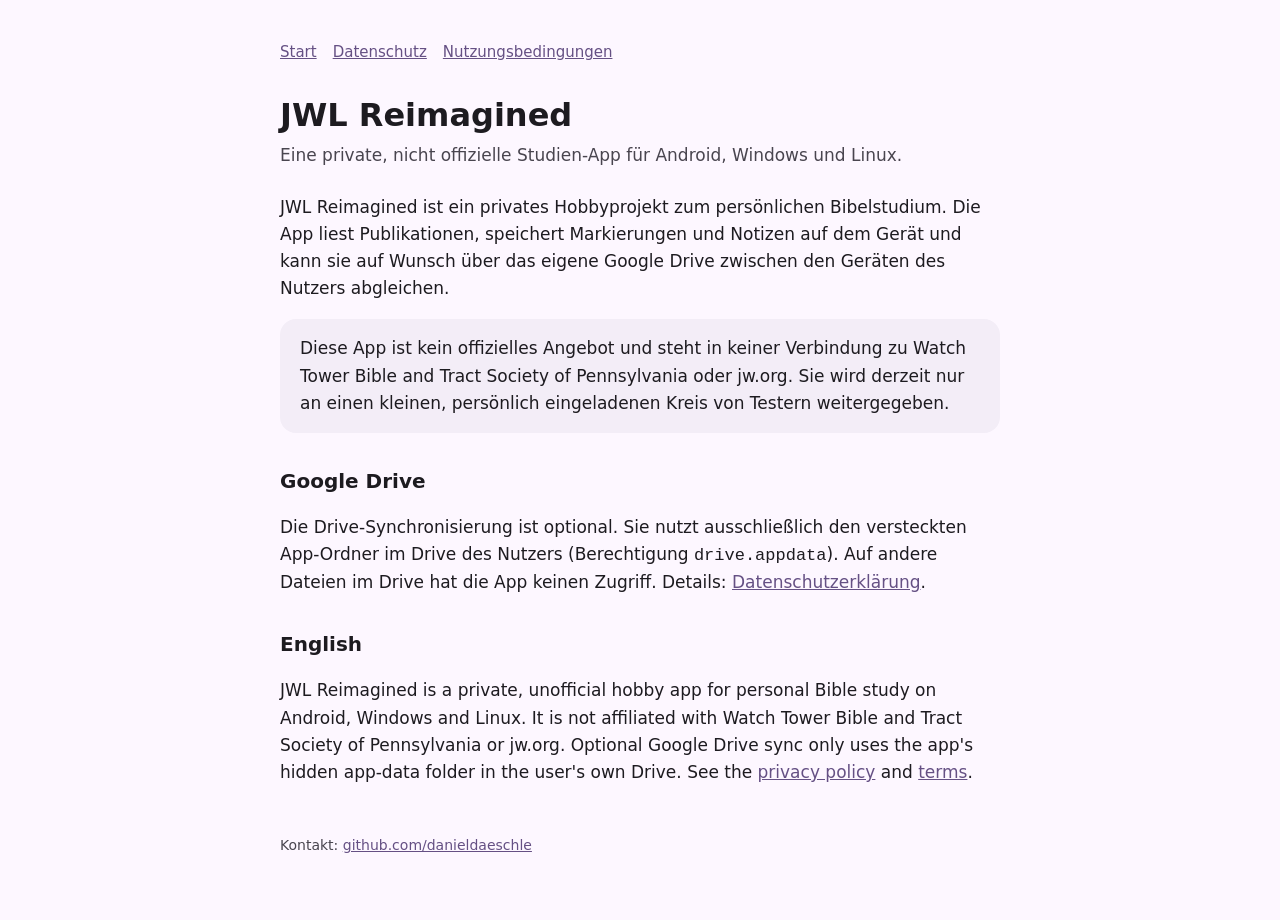
<file: index.html>
<!doctype html>
<html lang="de">
<head>
<meta charset="utf-8">
<meta name="viewport" content="width=device-width, initial-scale=1">
<title>JWL Reimagined</title>
<link rel="stylesheet" href="style.css">
</head>
<body>
<main>
<nav><a href="./">Start</a><a href="privacy.html">Datenschutz</a><a href="terms.html">Nutzungsbedingungen</a></nav>
<h1>JWL Reimagined</h1>
<p class="sub">Eine private, nicht offizielle Studien-App für Android, Windows und Linux.</p>
<p>JWL Reimagined ist ein privates Hobbyprojekt zum persönlichen Bibelstudium. Die App liest Publikationen, speichert Markierungen und Notizen auf dem Gerät und kann sie auf Wunsch über das eigene Google Drive zwischen den Geräten des Nutzers abgleichen.</p>
<div class="card">Diese App ist kein offizielles Angebot und steht in keiner Verbindung zu Watch Tower Bible and Tract Society of Pennsylvania oder jw.org. Sie wird derzeit nur an einen kleinen, persönlich eingeladenen Kreis von Testern weitergegeben.</div>
<h2>Google Drive</h2>
<p>Die Drive-Synchronisierung ist optional. Sie nutzt ausschließlich den versteckten App-Ordner im Drive des Nutzers (Berechtigung <code>drive.appdata</code>). Auf andere Dateien im Drive hat die App keinen Zugriff. Details: <a href="privacy.html">Datenschutzerklärung</a>.</p>
<h2 lang="en">English</h2>
<p lang="en">JWL Reimagined is a private, unofficial hobby app for personal Bible study on Android, Windows and Linux. It is not affiliated with Watch Tower Bible and Tract Society of Pennsylvania or jw.org. Optional Google Drive sync only uses the app's hidden app-data folder in the user's own Drive. See the <a href="privacy.html#en">privacy policy</a> and <a href="terms.html#en">terms</a>.</p>
<footer>Kontakt: <a href="https://github.com/danieldaeschle">github.com/danieldaeschle</a></footer>
</main>
</body>
</html>
</file>
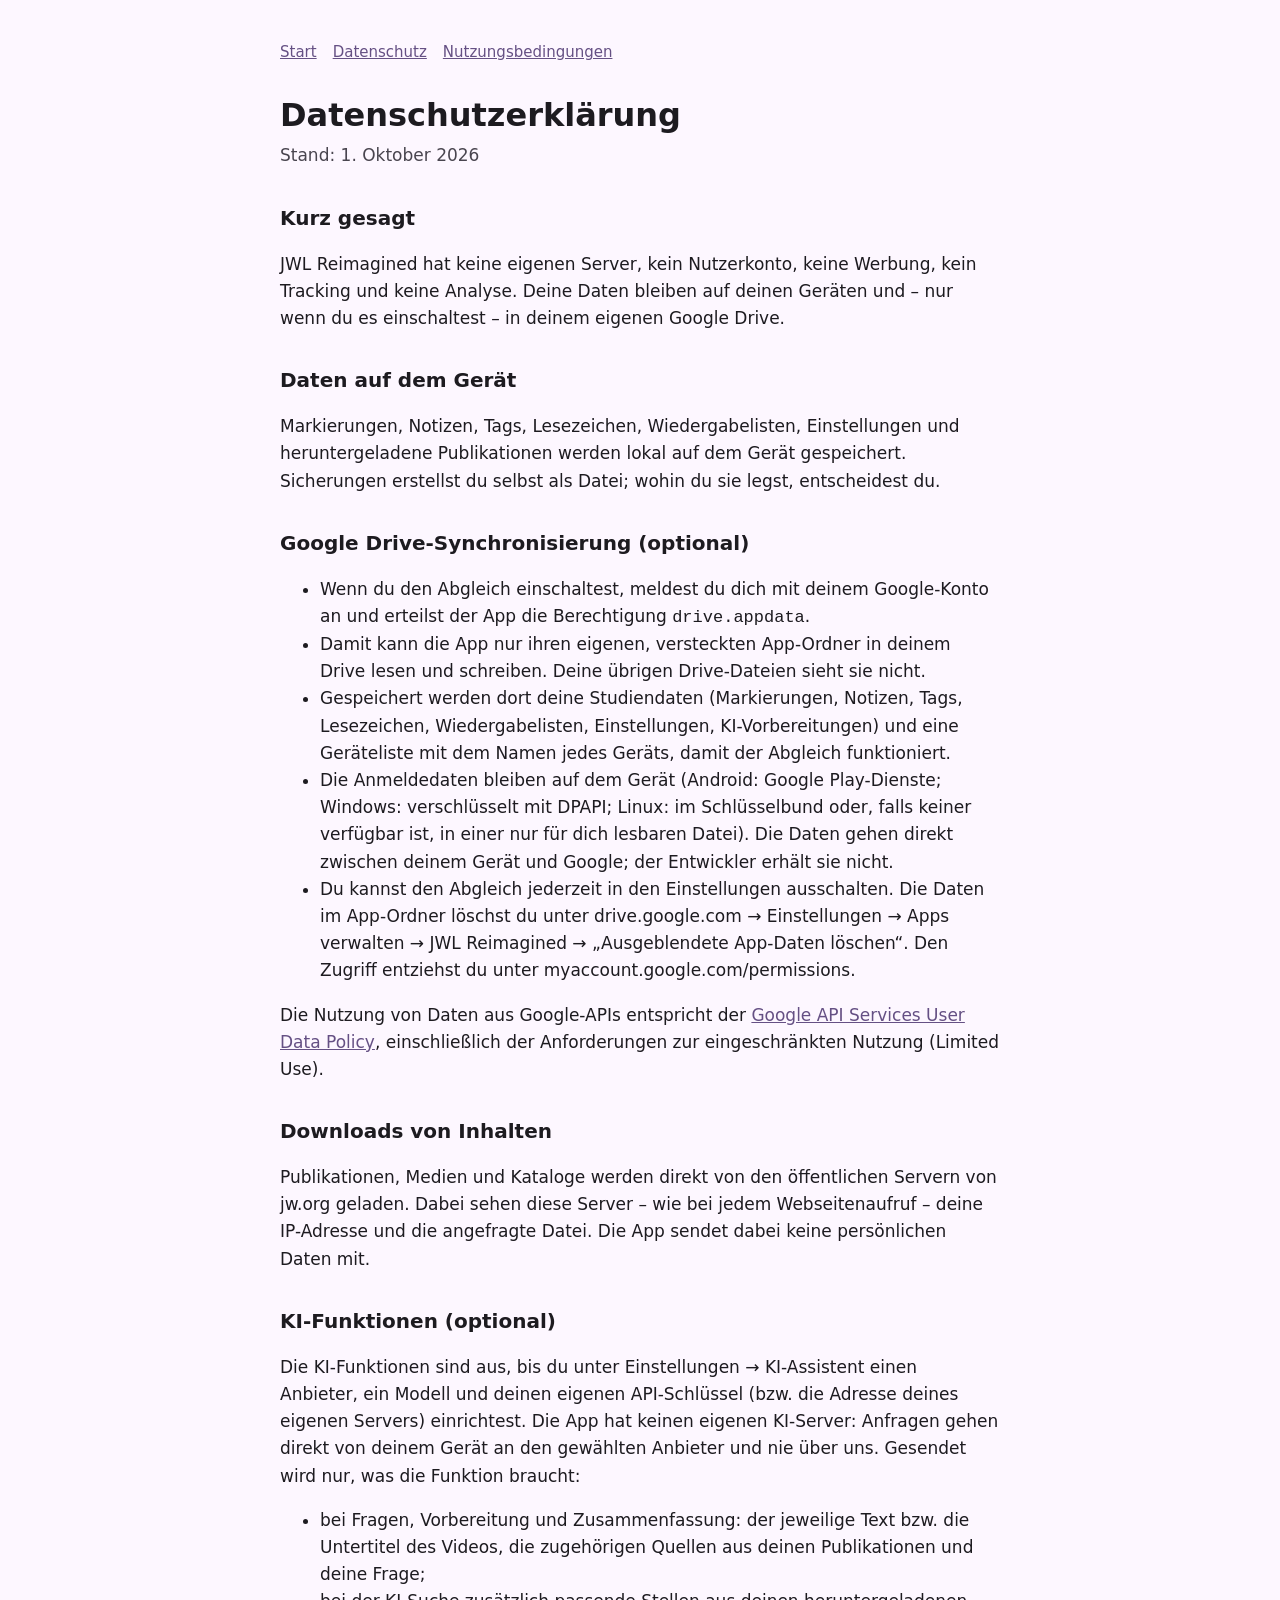
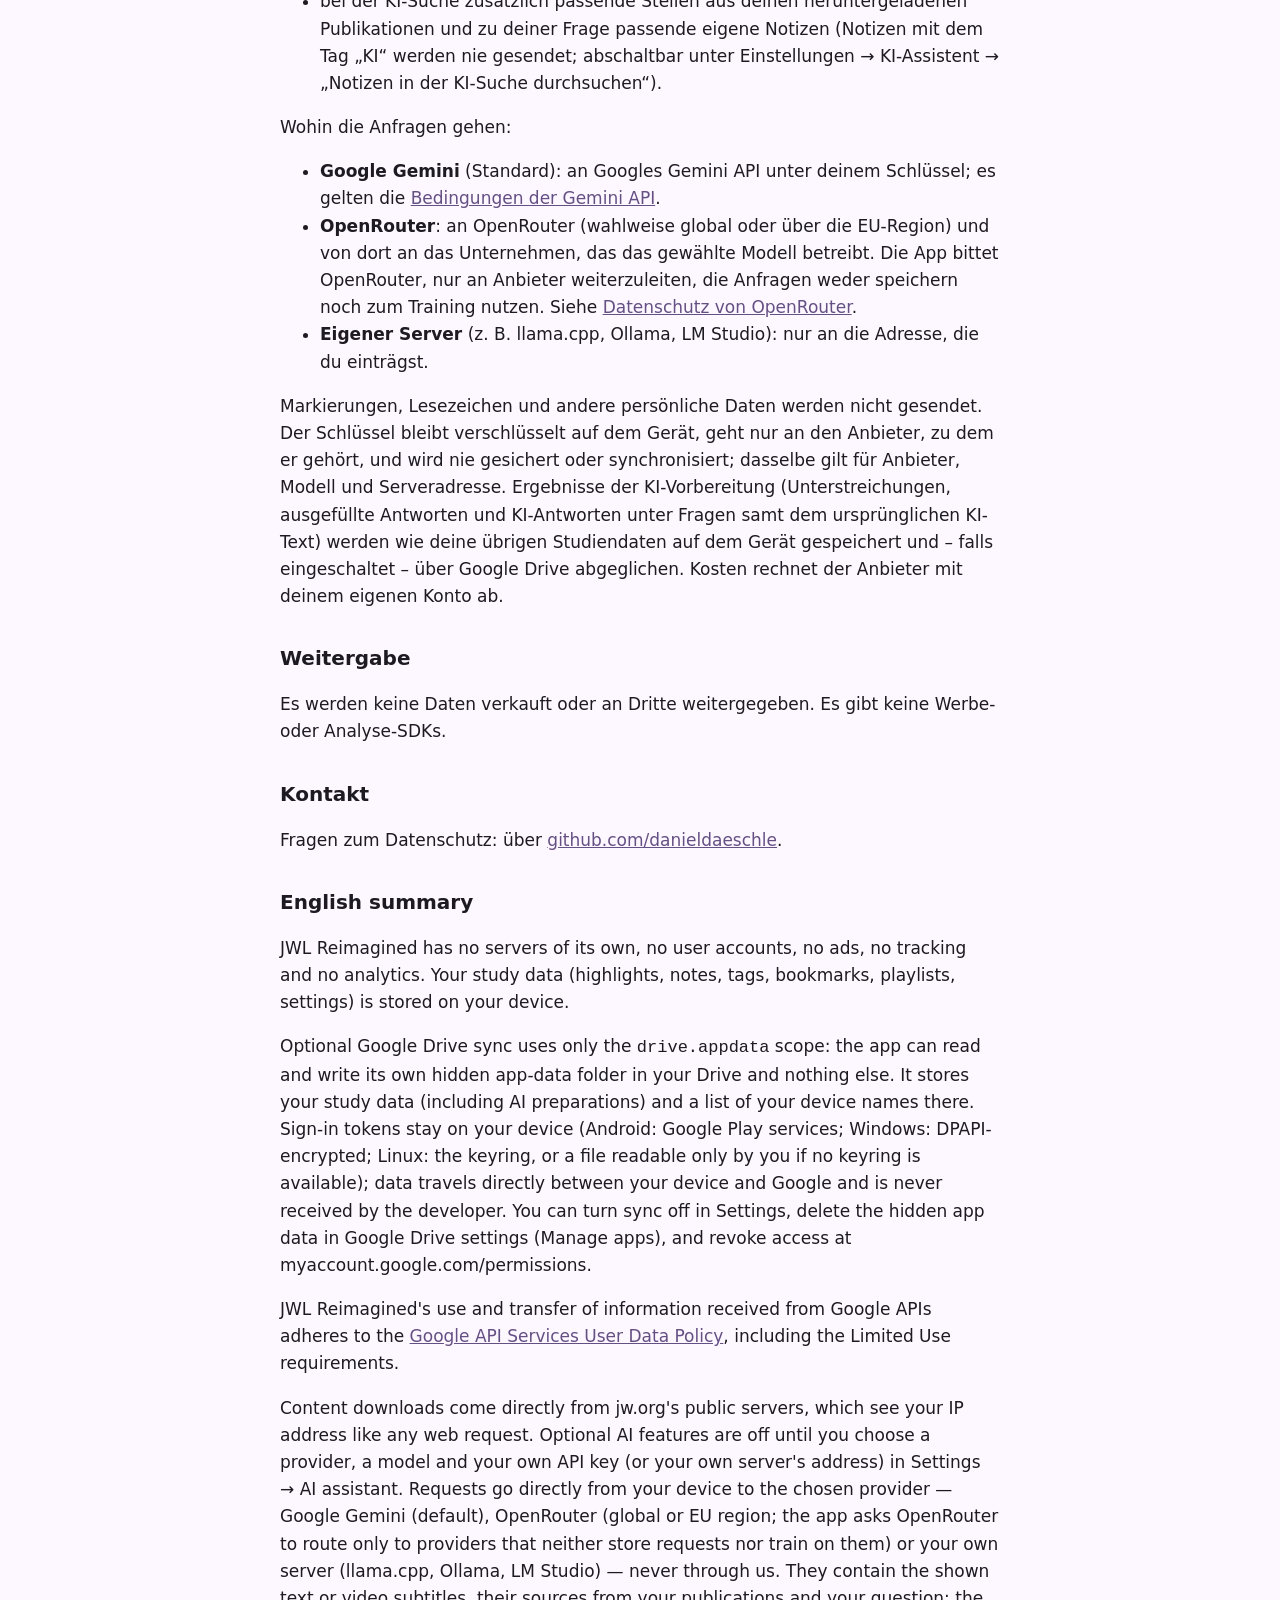
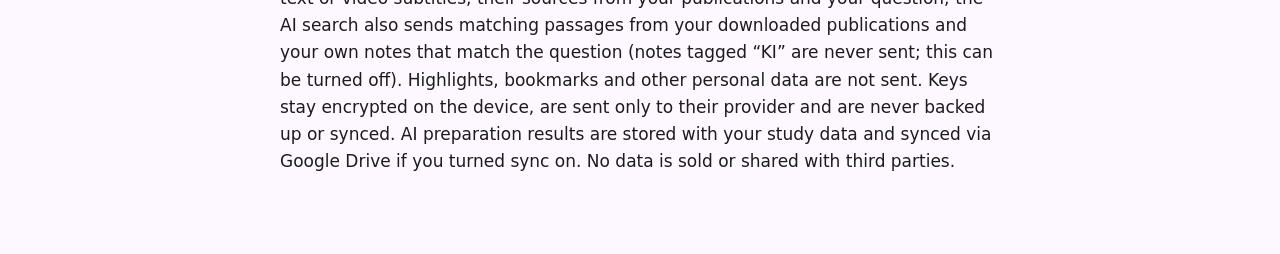
<file: privacy.html>
<!doctype html>
<html lang="de">
<head>
<meta charset="utf-8">
<meta name="viewport" content="width=device-width, initial-scale=1">
<title>Datenschutz · JWL Reimagined</title>
<link rel="stylesheet" href="style.css">
</head>
<body>
<main>
<nav><a href="./">Start</a><a href="privacy.html">Datenschutz</a><a href="terms.html">Nutzungsbedingungen</a></nav>
<h1>Datenschutzerklärung</h1>
<p class="sub">Stand: 1. Oktober 2026</p>

<h2>Kurz gesagt</h2>
<p>JWL Reimagined hat keine eigenen Server, kein Nutzerkonto, keine Werbung, kein Tracking und keine Analyse. Deine Daten bleiben auf deinen Geräten und – nur wenn du es einschaltest – in deinem eigenen Google Drive.</p>

<h2>Daten auf dem Gerät</h2>
<p>Markierungen, Notizen, Tags, Lesezeichen, Wiedergabelisten, Einstellungen und heruntergeladene Publikationen werden lokal auf dem Gerät gespeichert. Sicherungen erstellst du selbst als Datei; wohin du sie legst, entscheidest du.</p>

<h2>Google Drive-Synchronisierung (optional)</h2>
<ul>
<li>Wenn du den Abgleich einschaltest, meldest du dich mit deinem Google-Konto an und erteilst der App die Berechtigung <code>drive.appdata</code>.</li>
<li>Damit kann die App nur ihren eigenen, versteckten App-Ordner in deinem Drive lesen und schreiben. Deine übrigen Drive-Dateien sieht sie nicht.</li>
<li>Gespeichert werden dort deine Studiendaten (Markierungen, Notizen, Tags, Lesezeichen, Wiedergabelisten, Einstellungen, KI-Vorbereitungen) und eine Geräteliste mit dem Namen jedes Geräts, damit der Abgleich funktioniert.</li>
<li>Die Anmeldedaten bleiben auf dem Gerät (Android: Google Play-Dienste; Windows: verschlüsselt mit DPAPI; Linux: im Schlüsselbund oder, falls keiner verfügbar ist, in einer nur für dich lesbaren Datei). Die Daten gehen direkt zwischen deinem Gerät und Google; der Entwickler erhält sie nicht.</li>
<li>Du kannst den Abgleich jederzeit in den Einstellungen ausschalten. Die Daten im App-Ordner löschst du unter drive.google.com → Einstellungen → Apps verwalten → JWL Reimagined → „Ausgeblendete App-Daten löschen“. Den Zugriff entziehst du unter myaccount.google.com/permissions.</li>
</ul>
<p>Die Nutzung von Daten aus Google-APIs entspricht der <a href="https://developers.google.com/terms/api-services-user-data-policy">Google API Services User Data Policy</a>, einschließlich der Anforderungen zur eingeschränkten Nutzung (Limited Use).</p>

<h2>Downloads von Inhalten</h2>
<p>Publikationen, Medien und Kataloge werden direkt von den öffentlichen Servern von jw.org geladen. Dabei sehen diese Server – wie bei jedem Webseitenaufruf – deine IP-Adresse und die angefragte Datei. Die App sendet dabei keine persönlichen Daten mit.</p>

<h2>KI-Funktionen (optional)</h2>
<p>Die KI-Funktionen sind aus, bis du unter Einstellungen → KI-Assistent einen Anbieter, ein Modell und deinen eigenen API-Schlüssel (bzw. die Adresse deines eigenen Servers) einrichtest. Die App hat keinen eigenen KI-Server: Anfragen gehen direkt von deinem Gerät an den gewählten Anbieter und nie über uns. Gesendet wird nur, was die Funktion braucht:</p>
<ul>
<li>bei Fragen, Vorbereitung und Zusammenfassung: der jeweilige Text bzw. die Untertitel des Videos, die zugehörigen Quellen aus deinen Publikationen und deine Frage;</li>
<li>bei der KI-Suche zusätzlich passende Stellen aus deinen heruntergeladenen Publikationen und zu deiner Frage passende eigene Notizen (Notizen mit dem Tag „KI“ werden nie gesendet; abschaltbar unter Einstellungen → KI-Assistent → „Notizen in der KI-Suche durchsuchen“).</li>
</ul>
<p>Wohin die Anfragen gehen:</p>
<ul>
<li><strong>Google Gemini</strong> (Standard): an Googles Gemini API unter deinem Schlüssel; es gelten die <a href="https://ai.google.dev/gemini-api/terms">Bedingungen der Gemini API</a>.</li>
<li><strong>OpenRouter</strong>: an OpenRouter (wahlweise global oder über die EU-Region) und von dort an das Unternehmen, das das gewählte Modell betreibt. Die App bittet OpenRouter, nur an Anbieter weiterzuleiten, die Anfragen weder speichern noch zum Training nutzen. Siehe <a href="https://openrouter.ai/privacy">Datenschutz von OpenRouter</a>.</li>
<li><strong>Eigener Server</strong> (z. B. llama.cpp, Ollama, LM Studio): nur an die Adresse, die du einträgst.</li>
</ul>
<p>Markierungen, Lesezeichen und andere persönliche Daten werden nicht gesendet. Der Schlüssel bleibt verschlüsselt auf dem Gerät, geht nur an den Anbieter, zu dem er gehört, und wird nie gesichert oder synchronisiert; dasselbe gilt für Anbieter, Modell und Serveradresse. Ergebnisse der KI-Vorbereitung (Unterstreichungen, ausgefüllte Antworten und KI-Antworten unter Fragen samt dem ursprünglichen KI-Text) werden wie deine übrigen Studiendaten auf dem Gerät gespeichert und – falls eingeschaltet – über Google Drive abgeglichen. Kosten rechnet der Anbieter mit deinem eigenen Konto ab.</p>

<h2>Weitergabe</h2>
<p>Es werden keine Daten verkauft oder an Dritte weitergegeben. Es gibt keine Werbe- oder Analyse-SDKs.</p>

<h2>Kontakt</h2>
<p>Fragen zum Datenschutz: über <a href="https://github.com/danieldaeschle">github.com/danieldaeschle</a>.</p>

<h2 id="en" lang="en">English summary</h2>
<div lang="en">
<p>JWL Reimagined has no servers of its own, no user accounts, no ads, no tracking and no analytics. Your study data (highlights, notes, tags, bookmarks, playlists, settings) is stored on your device.</p>
<p>Optional Google Drive sync uses only the <code>drive.appdata</code> scope: the app can read and write its own hidden app-data folder in your Drive and nothing else. It stores your study data (including AI preparations) and a list of your device names there. Sign-in tokens stay on your device (Android: Google Play services; Windows: DPAPI-encrypted; Linux: the keyring, or a file readable only by you if no keyring is available); data travels directly between your device and Google and is never received by the developer. You can turn sync off in Settings, delete the hidden app data in Google Drive settings (Manage apps), and revoke access at myaccount.google.com/permissions.</p>
<p>JWL Reimagined's use and transfer of information received from Google APIs adheres to the <a href="https://developers.google.com/terms/api-services-user-data-policy">Google API Services User Data Policy</a>, including the Limited Use requirements.</p>
<p>Content downloads come directly from jw.org's public servers, which see your IP address like any web request. Optional AI features are off until you choose a provider, a model and your own API key (or your own server's address) in Settings → AI assistant. Requests go directly from your device to the chosen provider — Google Gemini (default), OpenRouter (global or EU region; the app asks OpenRouter to route only to providers that neither store requests nor train on them) or your own server (llama.cpp, Ollama, LM Studio) — never through us. They contain the shown text or video subtitles, their sources from your publications and your question; the AI search also sends matching passages from your downloaded publications and your own notes that match the question (notes tagged “KI” are never sent; this can be turned off). Highlights, bookmarks and other personal data are not sent. Keys stay encrypted on the device, are sent only to their provider and are never backed up or synced. AI preparation results are stored with your study data and synced via Google Drive if you turned sync on. No data is sold or shared with third parties.</p>
</div>
</main>
</body>
</html>
</file>
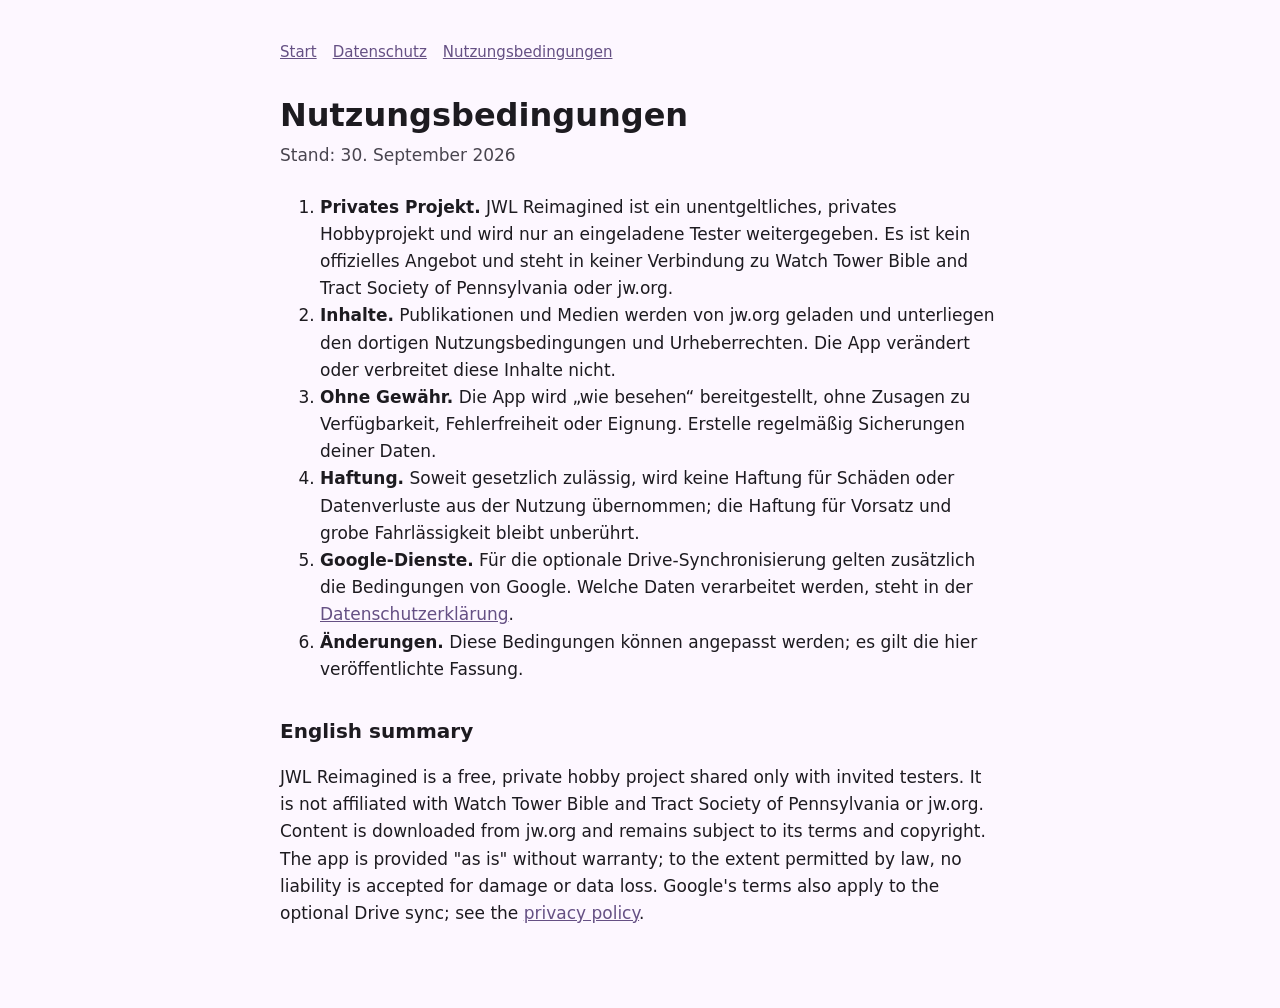
<file: terms.html>
<!doctype html>
<html lang="de">
<head>
<meta charset="utf-8">
<meta name="viewport" content="width=device-width, initial-scale=1">
<title>Nutzungsbedingungen · JWL Reimagined</title>
<link rel="stylesheet" href="style.css">
</head>
<body>
<main>
<nav><a href="./">Start</a><a href="privacy.html">Datenschutz</a><a href="terms.html">Nutzungsbedingungen</a></nav>
<h1>Nutzungsbedingungen</h1>
<p class="sub">Stand: 30. September 2026</p>
<ol>
<li><strong>Privates Projekt.</strong> JWL Reimagined ist ein unentgeltliches, privates Hobbyprojekt und wird nur an eingeladene Tester weitergegeben. Es ist kein offizielles Angebot und steht in keiner Verbindung zu Watch Tower Bible and Tract Society of Pennsylvania oder jw.org.</li>
<li><strong>Inhalte.</strong> Publikationen und Medien werden von jw.org geladen und unterliegen den dortigen Nutzungsbedingungen und Urheberrechten. Die App verändert oder verbreitet diese Inhalte nicht.</li>
<li><strong>Ohne Gewähr.</strong> Die App wird „wie besehen“ bereitgestellt, ohne Zusagen zu Verfügbarkeit, Fehlerfreiheit oder Eignung. Erstelle regelmäßig Sicherungen deiner Daten.</li>
<li><strong>Haftung.</strong> Soweit gesetzlich zulässig, wird keine Haftung für Schäden oder Datenverluste aus der Nutzung übernommen; die Haftung für Vorsatz und grobe Fahrlässigkeit bleibt unberührt.</li>
<li><strong>Google-Dienste.</strong> Für die optionale Drive-Synchronisierung gelten zusätzlich die Bedingungen von Google. Welche Daten verarbeitet werden, steht in der <a href="privacy.html">Datenschutzerklärung</a>.</li>
<li><strong>Änderungen.</strong> Diese Bedingungen können angepasst werden; es gilt die hier veröffentlichte Fassung.</li>
</ol>
<h2 id="en" lang="en">English summary</h2>
<p lang="en">JWL Reimagined is a free, private hobby project shared only with invited testers. It is not affiliated with Watch Tower Bible and Tract Society of Pennsylvania or jw.org. Content is downloaded from jw.org and remains subject to its terms and copyright. The app is provided "as is" without warranty; to the extent permitted by law, no liability is accepted for damage or data loss. Google's terms also apply to the optional Drive sync; see the <a href="privacy.html#en">privacy policy</a>.</p>
</main>
</body>
</html>
</file>
<file: style.css>
:root{--bg:#FDF7FF;--fg:#1D1B20;--muted:#49454F;--accent:#655084;--card:#F3EDF7}
@media (prefers-color-scheme:dark){:root{--bg:#141218;--fg:#E6E0E9;--muted:#CAC4D0;--accent:#CFBDFE;--card:#211F26}}
body{margin:0;background:var(--bg);color:var(--fg);font:17px/1.6 system-ui,-apple-system,"Segoe UI",Roboto,sans-serif}
main{max-width:720px;margin:0 auto;padding:40px 16px 64px}
h1{font-size:32px;line-height:1.2;margin:0 0 8px}
h2{font-size:20px;margin:32px 0 8px}
p,li{color:var(--fg)}
.sub{color:var(--muted);margin:0 0 24px}
a{color:var(--accent)}
nav{display:flex;gap:16px;flex-wrap:wrap;margin-bottom:32px;font-size:15px}
.card{background:var(--card);border-radius:16px;padding:16px 20px;margin:16px 0}
footer{margin-top:48px;font-size:14px;color:var(--muted)}
</file>
